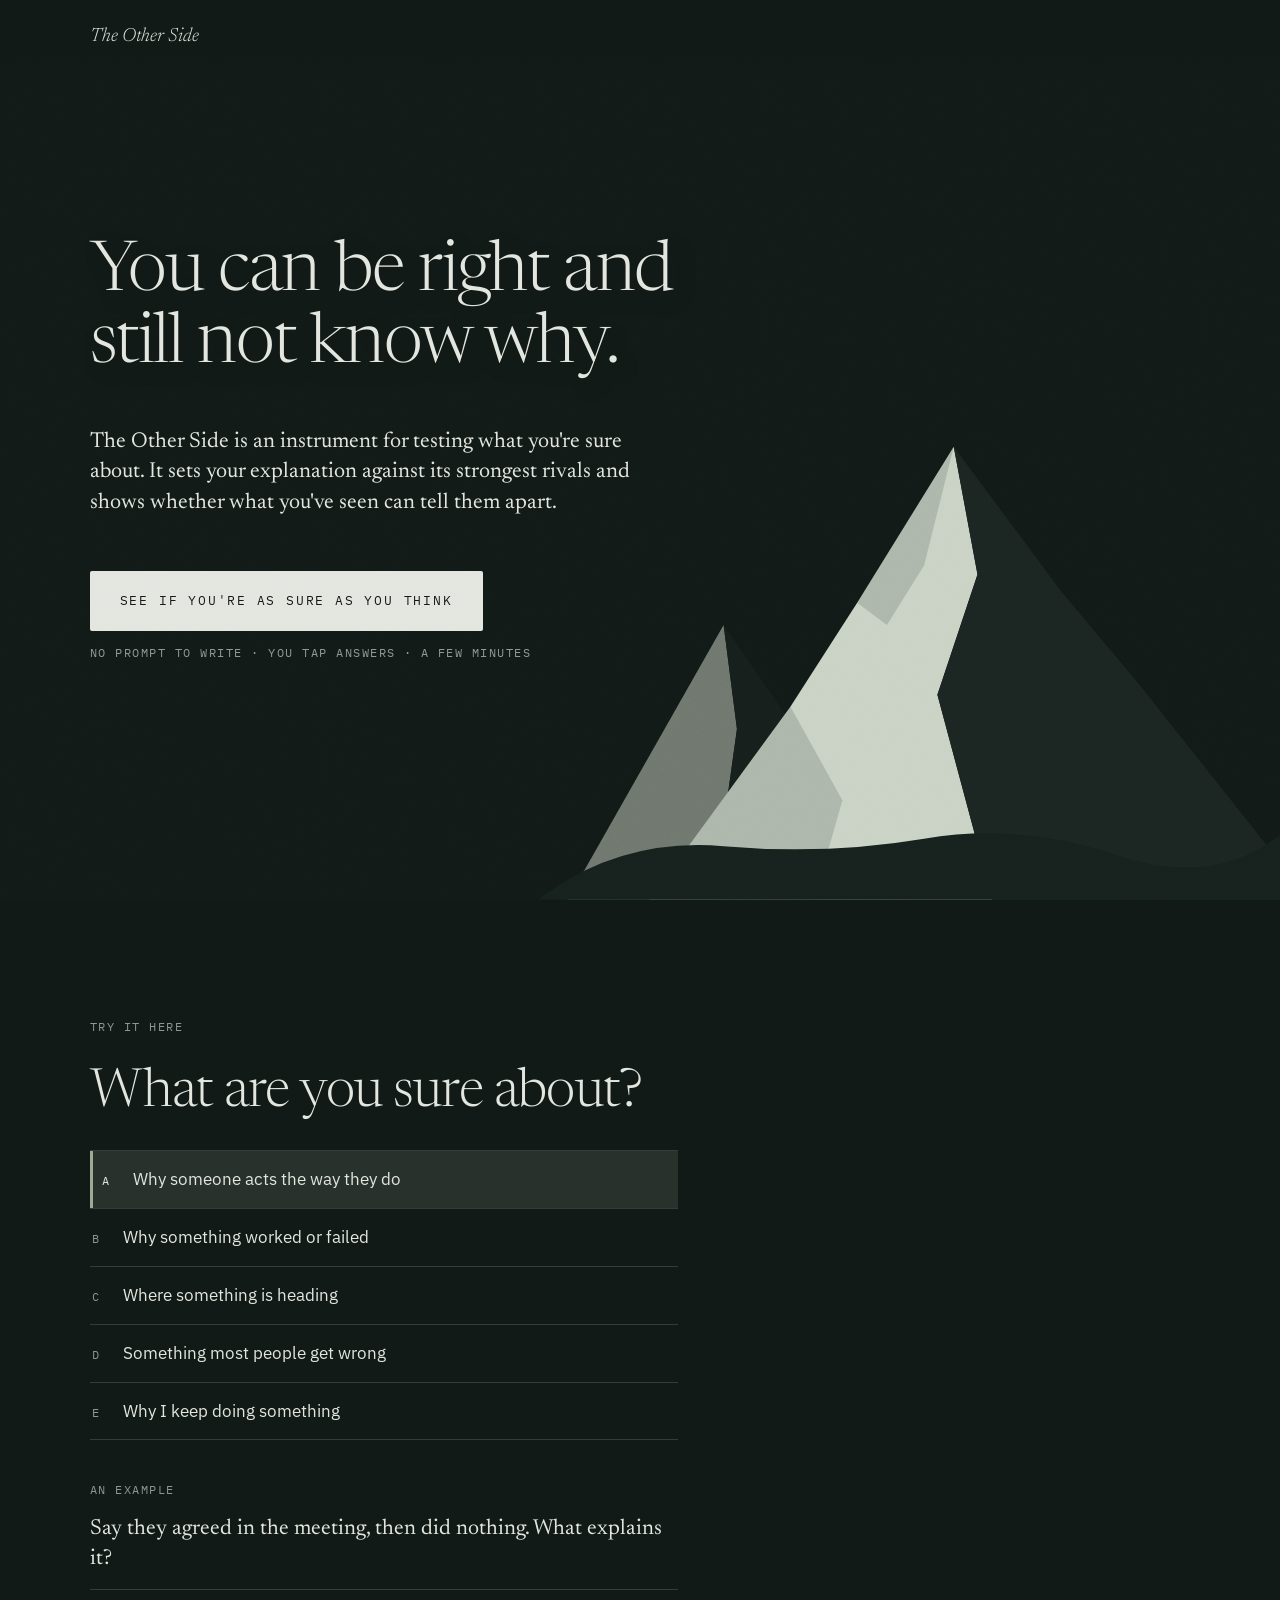
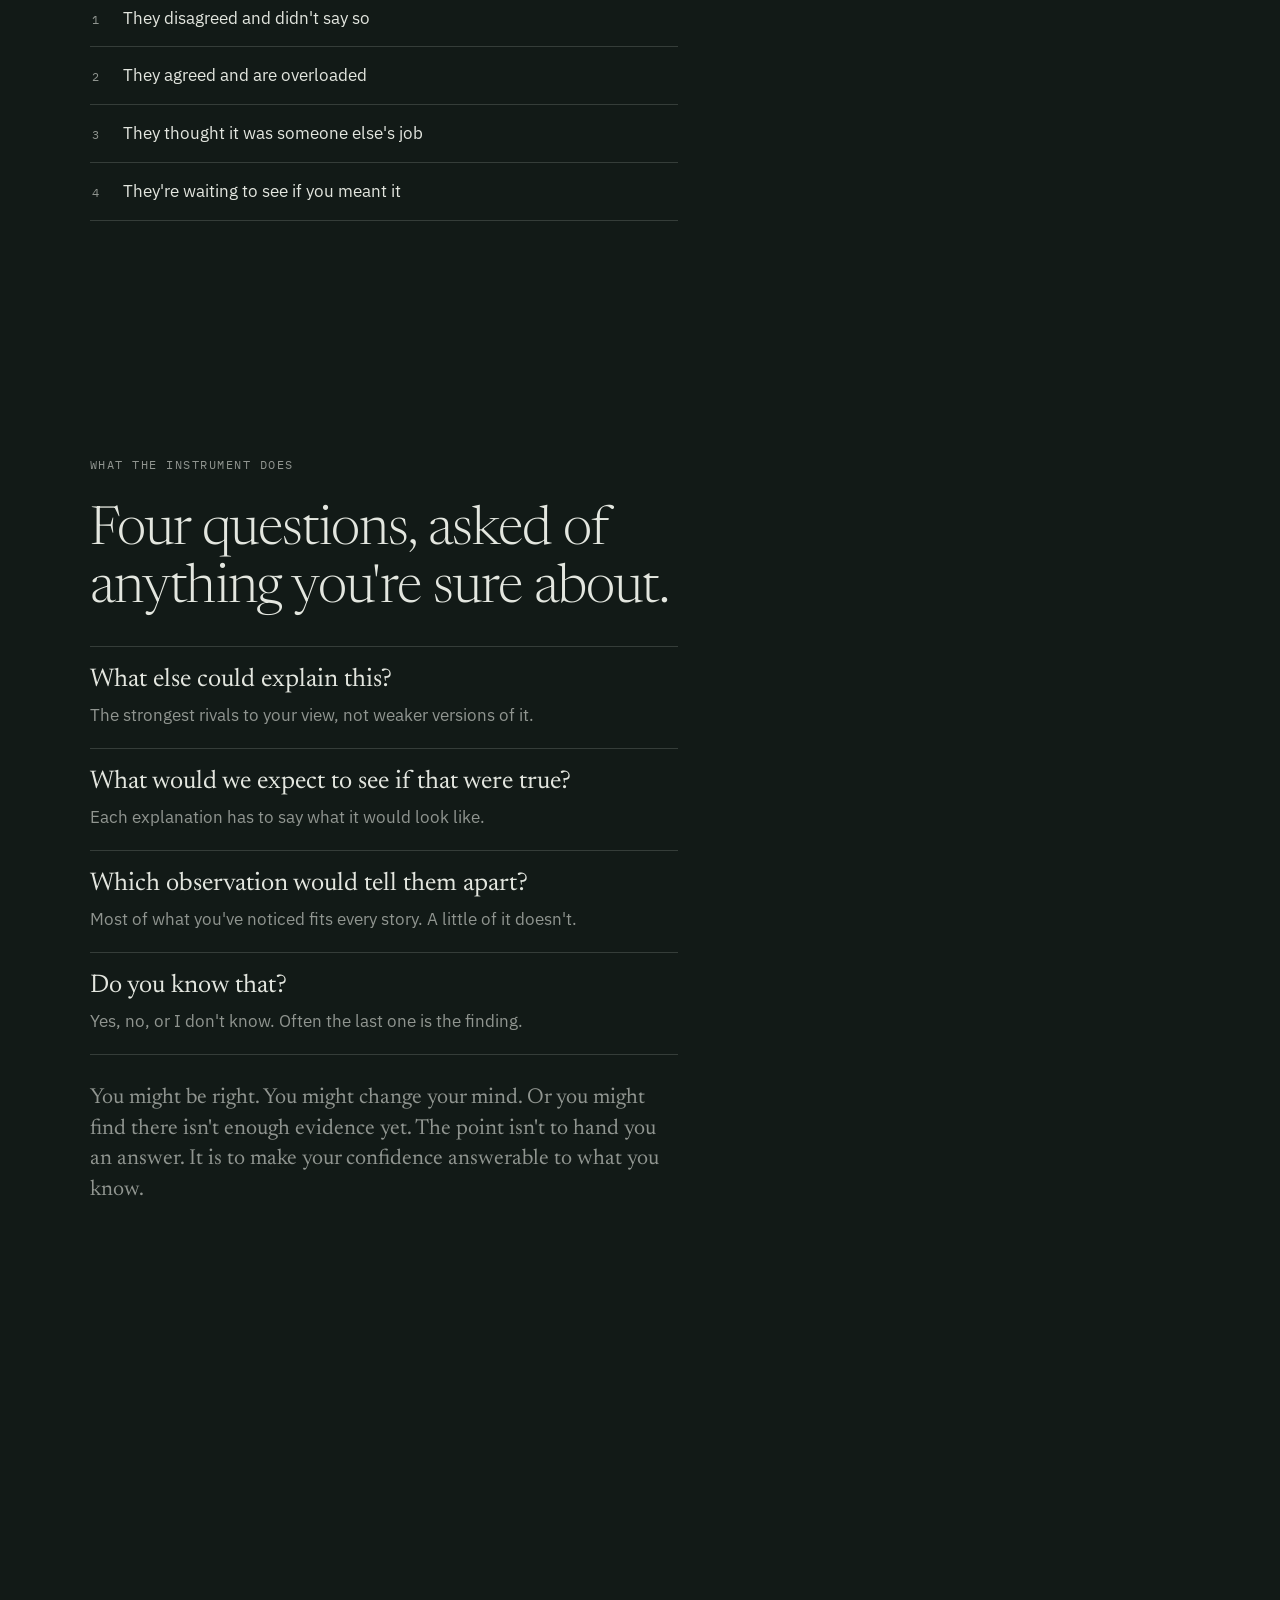
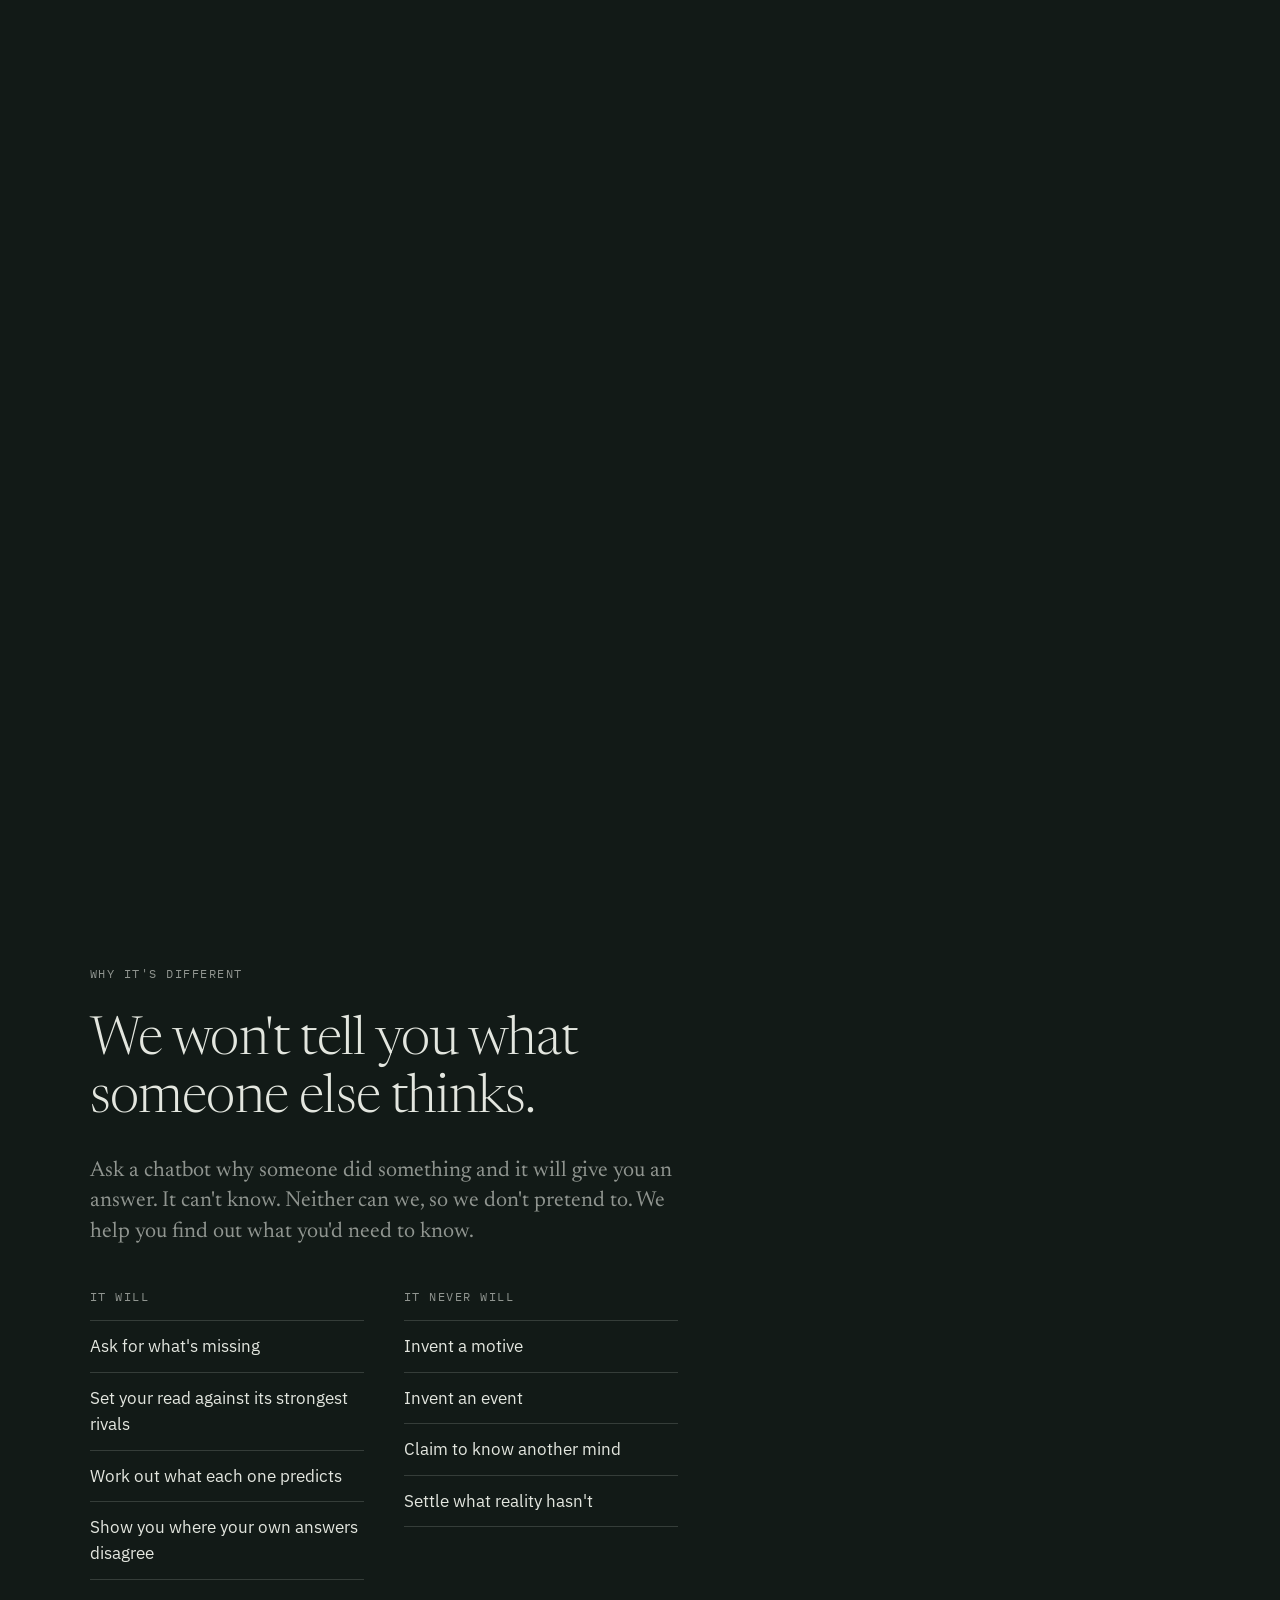
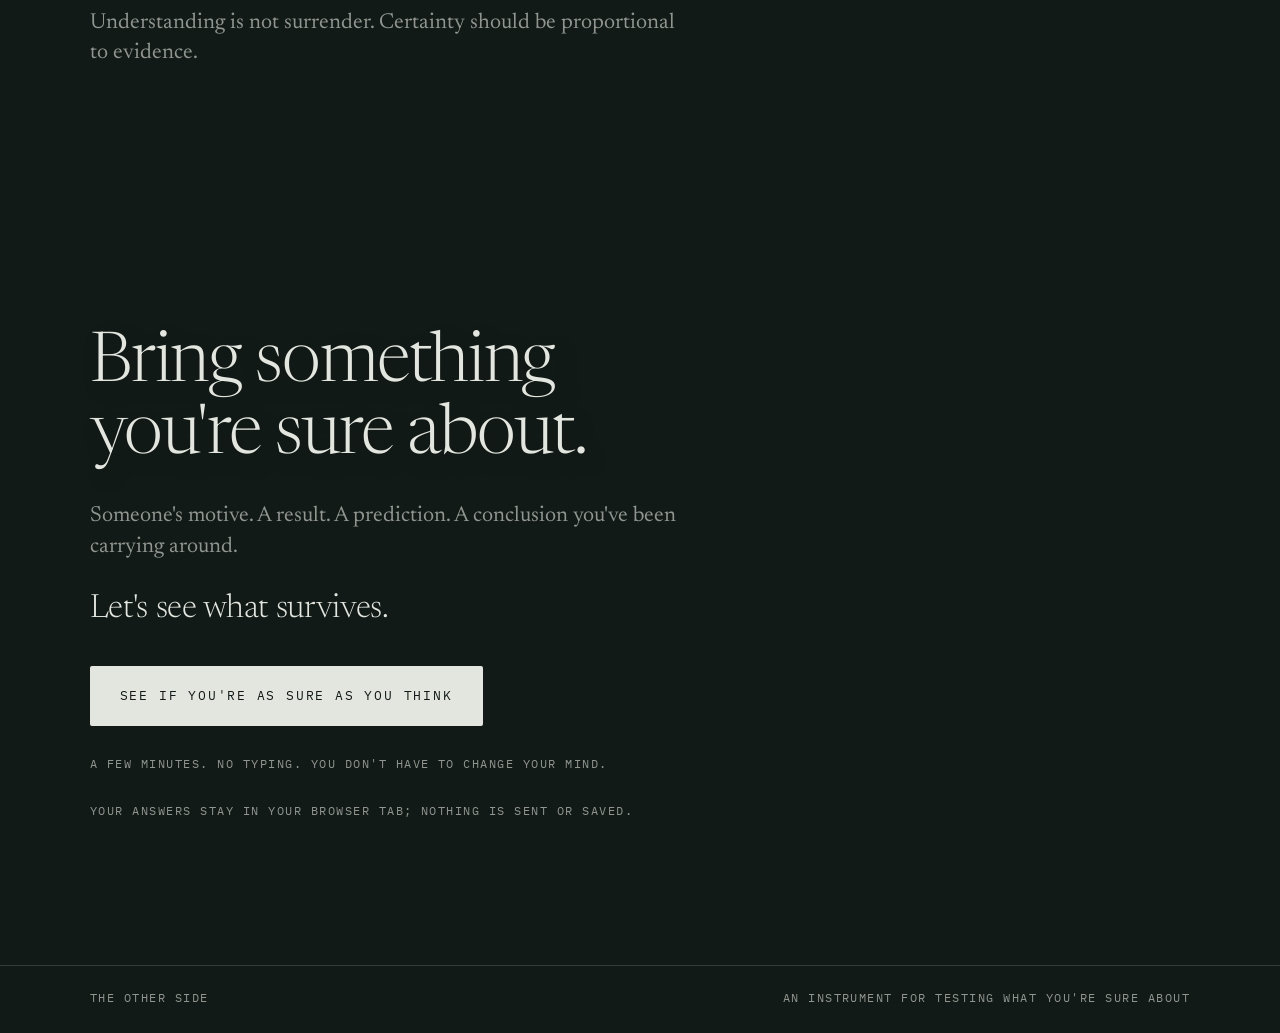
<file: index.html>
<!doctype html>
<html lang="en">
<head>
<meta charset="utf-8">
<meta name="viewport" content="width=device-width, initial-scale=1, viewport-fit=cover">
<title>The Other Side</title>
<meta name="description" content="An instrument for testing what you're sure about. Bring a conclusion, set it against its strongest rivals, and see whether your evidence can tell them apart.">
<link rel="canonical" href="https://the-other-side-production-63a2.up.railway.app/">
<meta name="theme-color" content="#121A17">
<meta property="og:type" content="website">
<meta property="og:title" content="The Other Side">
<meta property="og:description" content="You can be right and still not know why. An instrument for examining certainty.">
<meta property="og:url" content="https://the-other-side-production-63a2.up.railway.app/">
<meta property="og:image" content="https://the-other-side-production-63a2.up.railway.app/og.png">
<meta name="twitter:card" content="summary_large_image">
<link rel="icon" href="favicon.svg" type="image/svg+xml">
<link rel="preconnect" href="https://fonts.googleapis.com">
<link rel="preconnect" href="https://fonts.gstatic.com" crossorigin>
<link rel="stylesheet" href="https://fonts.googleapis.com/css2?family=IBM+Plex+Mono:wght@400;500&family=IBM+Plex+Sans:wght@400;500&family=Newsreader:ital,opsz,wght@0,6..72,300;0,6..72,400;1,6..72,300;1,6..72,400&display=swap">
<link rel="stylesheet" href="css/tokens.css">
<link rel="stylesheet" href="css/site.css">
<script>document.documentElement.classList.add("js")</script>
</head>
<body>
<a class="skip" href="#main">Skip to content</a>

<svg class="mountain" aria-hidden="true" viewBox="0 0 1000 700">
  <g class="far">
    <polygon class="fl" points="40,700 250,330 268,470 236,700"/>
    <polygon class="fr" points="250,330 430,590 500,700 236,700 268,470"/>
  </g>
  <polygon class="fl" points="150,700 340,440 430,300 560,90 592,262 538,424 612,700"/>
  <polygon class="fr" points="560,90 705,285 810,410 1000,650 1000,700 612,700 538,424 592,262"/>
  <polygon class="facet" points="150,700 340,440 410,566 372,700"/>
  <polygon class="facet" points="430,300 560,90 520,250 470,330"/>
  <polygon class="facet" points="705,285 810,410 742,528 662,436"/>
  <polygon class="facet" points="612,700 700,560 820,700"/>
  <path class="hill" d="M0,700 Q110,616 250,628 T520,618 T780,640 T1000,612 L1000,700 Z"/>
</svg>

<header class="top">
  <a class="wordmark" href="#top">The Other Side</a>
  <a class="begin-link go-session" href="session/">Test it</a>
</header>

<main id="main" class="page">

  <section id="top" class="s s-open" aria-labelledby="h-open">
    <div class="col">
      <h1 id="h-open" class="statement">You can be right and still not know why.</h1>
      <p class="lead strong">The Other Side is an instrument for testing what you're sure about. It sets your explanation against its strongest rivals and shows whether what you've seen can tell them apart.</p>
      <div class="act">
        <a class="cta go-session" href="session/">See if you're as sure as you think</a>
        <p class="label facts">No prompt to write · You tap answers · A few minutes</p>
      </div>
    </div>
  </section>

  <section id="turn" class="s s-demo" aria-labelledby="h-demo">
    <div class="col">
      <p class="label">Try it here</p>
      <h2 id="h-demo" class="head">What are you sure about?</h2>
      <div class="choices" role="group" aria-labelledby="h-demo">
        <button type="button" class="choice dir" data-c="someone" aria-pressed="true"><span class="k" aria-hidden="true">A</span><span>Why someone acts the way they do</span></button>
        <button type="button" class="choice dir" data-c="thing" aria-pressed="false"><span class="k" aria-hidden="true">B</span><span>Why something worked or failed</span></button>
        <button type="button" class="choice dir" data-c="future" aria-pressed="false"><span class="k" aria-hidden="true">C</span><span>Where something is heading</span></button>
        <button type="button" class="choice dir" data-c="belief" aria-pressed="false"><span class="k" aria-hidden="true">D</span><span>Something most people get wrong</span></button>
        <button type="button" class="choice dir" data-c="self" aria-pressed="false"><span class="k" aria-hidden="true">E</span><span>Why I keep doing something</span></button>
      </div>

      <div class="demo">
        <p class="label">An example</p>
        <p class="lead strong" id="demo-q"><span id="turn-obs">Say they agreed in the meeting, then did nothing.</span> <span id="turn-ask">What explains it?</span></p>
        <div class="choices" role="group" aria-labelledby="demo-q" id="expl">
          <button type="button" class="choice ex" aria-pressed="false"><span class="k" aria-hidden="true">1</span><span>They disagreed and didn't say so</span></button>
          <button type="button" class="choice ex" aria-pressed="false"><span class="k" aria-hidden="true">2</span><span>They agreed and are overloaded</span></button>
          <button type="button" class="choice ex" aria-pressed="false"><span class="k" aria-hidden="true">3</span><span>They thought it was someone else's job</span></button>
          <button type="button" class="choice ex" aria-pressed="false"><span class="k" aria-hidden="true">4</span><span>They're waiting to see if you meant it</span></button>
        </div>
      </div>

      <div class="reveal wait" id="reveal">
        <h3 class="head" id="h-turn">The same behavior fits all four.</h3>
        <p class="label">What you would expect to see if each were true</p>
        <dl class="fits" id="fits">
          <div><dt>They disagreed and didn't say so</dt><dd>Agreement came fast, with no questions. They raise it later, with someone else.</dd></div>
          <div><dt>They agreed and are overloaded</dt><dd>Other commitments are slipping too. They apologize when asked.</dd></div>
          <div><dt>They thought it was someone else's job</dt><dd>They are surprised when you follow up.</dd></div>
          <div><dt>They're waiting to see if you meant it</dt><dd>They move as soon as you ask a second time.</dd></div>
        </dl>
        <p class="pull">Your explanation may be right. But the observation is compatible with every one of these, so on its own it can't tell them apart.</p>
        <p class="lead strong">Which of those have you actually seen?</p>
      </div>
    </div>
    <p class="sr" aria-live="polite" id="live"></p>
  </section>

  <section id="instrument" class="s s-inst" aria-labelledby="h-inst">
    <div class="col">
      <p class="label">What the instrument does</p>
      <h2 id="h-inst" class="head">Four questions, asked of anything you're sure about.</h2>
      <ol class="qs">
        <li><h3>What else could explain this?</h3><p>The strongest rivals to your view, not weaker versions of it.</p></li>
        <li><h3>What would we expect to see if that were true?</h3><p>Each explanation has to say what it would look like.</p></li>
        <li><h3>Which observation would tell them apart?</h3><p>Most of what you've noticed fits every story. A little of it doesn't.</p></li>
        <li><h3>Do you know that?</h3><p>Yes, no, or I don't know. Often the last one is the finding.</p></li>
      </ol>
      <p class="lead">You might be right. You might change your mind. Or you might find there isn't enough evidence yet. The point isn't to hand you an answer. It is to make your confidence answerable to what you know.</p>
    </div>
  </section>

  <div class="crossing" id="crossing" aria-hidden="true"></div>

  <section id="law" class="s s-law" aria-labelledby="h-law">
    <div class="col">
      <p class="label">Why it's different</p>
      <h2 id="h-law" class="head">We won't tell you what someone else thinks.</h2>
      <p class="lead">Ask a chatbot why someone did something and it will give you an answer. It can't know. Neither can we, so we don't pretend to. We help you find out what you'd need to know.</p>
      <div class="law">
        <div>
          <h3 class="label">It will</h3>
          <ul>
            <li>Ask for what's missing</li>
            <li>Set your read against its strongest rivals</li>
            <li>Work out what each one predicts</li>
            <li>Show you where your own answers disagree</li>
          </ul>
        </div>
        <div>
          <h3 class="label">It never will</h3>
          <ul>
            <li>Invent a motive</li>
            <li>Invent an event</li>
            <li>Claim to know another mind</li>
            <li>Settle what reality hasn't</li>
          </ul>
        </div>
      </div>
      <p class="lead">Understanding is not surrender. Certainty should be proportional to evidence.</p>
    </div>
  </section>

  <section id="begin" class="s s-cta" aria-labelledby="h-cta">
    <div class="col">
      <h2 id="h-cta" class="statement">Bring something you're sure about.</h2>
      <p class="lead">Someone's motive. A result. A prediction. A conclusion you've been carrying around.</p>
      <p class="pull">Let's see what survives.</p>
      <a class="cta go-session" href="session/">See if you're as sure as you think</a>
      <p class="label note" id="cta-note">A few minutes. No typing. You don't have to change your mind.</p>
      <p class="label note">Your answers stay in your browser tab; nothing is sent or saved.</p>
    </div>
  </section>

</main>

<footer class="foot">
  <span class="label">The Other Side</span>
  <span class="label">An instrument for testing what you're sure about</span>
</footer>

<script src="js/site.js" defer></script>
</body>
</html>
</file>
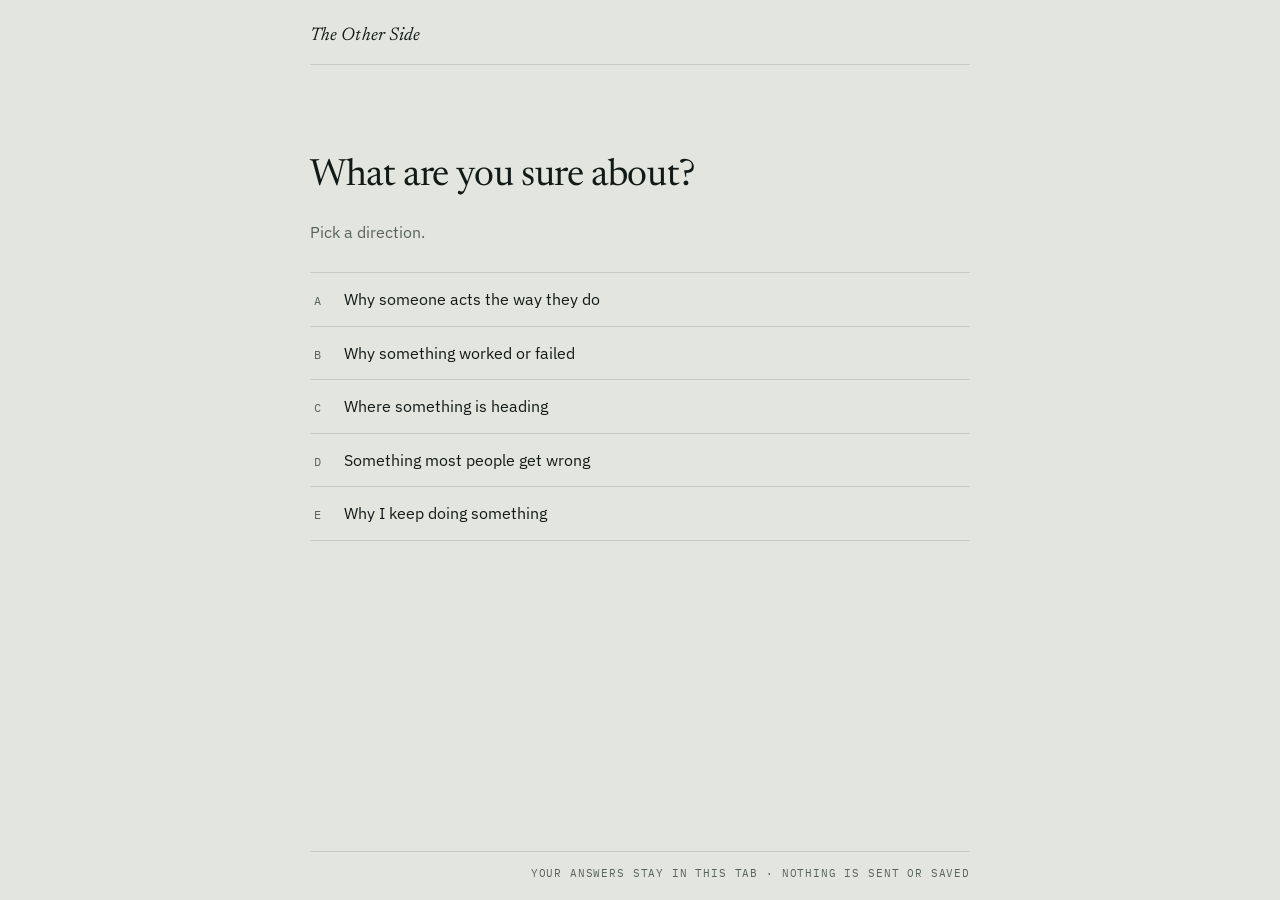
<file: session/index.html>
<!doctype html>
<html lang="en">
<head>
<meta charset="utf-8">
<meta name="viewport" content="width=device-width, initial-scale=1, viewport-fit=cover">
<meta name="description" content="A short session: one thing you are sure about, set against its alternatives.">
<link rel="icon" href="../favicon.svg" type="image/svg+xml">
<title>A session · The Other Side</title>
<link rel="stylesheet" href="https://fonts.googleapis.com/css2?family=IBM+Plex+Mono:wght@400;500&family=IBM+Plex+Sans:wght@400;500&family=Newsreader:ital,opsz,wght@0,6..72,400;0,6..72,500;1,6..72,400&display=swap">
<style>
/* Layout: one left-aligned reading column, one question per screen. Single pale theme: the session continues from the far side of the main page. */
:root{
  --bg:#E3E6DF; --fg:#121A17; --muted:#59635E; --line:#C6CCC3; --surface:#D6DBD1;
  --accent:#2F4A3A; --accent-ink:#E3E6DF;
  --display:"Newsreader","Iowan Old Style","Palatino Linotype",Georgia,serif;
  --body:"IBM Plex Sans","Helvetica Neue",Arial,sans-serif;
  --mono:"IBM Plex Mono",ui-monospace,Menlo,Consolas,monospace;
  color-scheme:light;
}
*{box-sizing:border-box}
html,body{height:100%}
body{margin:0;background:var(--bg);color:var(--fg);font-family:var(--body);font-size:16px;line-height:1.5;
  padding-inline:20px;display:flex;flex-direction:column}
[hidden]{display:none!important}
.wrap{width:100%;max-width:660px;margin-inline:auto;flex:1;display:flex;flex-direction:column;gap:0}

header{padding-block:22px 0;display:flex;flex-direction:column;gap:14px}
.bar{display:flex;justify-content:space-between;align-items:baseline;gap:16px}
.mark{font-family:var(--display);font-size:1.15rem;font-style:italic;letter-spacing:.005em;color:inherit;text-decoration:none}
.restart{font-family:var(--mono);font-size:.72rem;letter-spacing:.1em;text-transform:uppercase;color:var(--muted);
  background:none;border:0;padding:4px 0;cursor:pointer}
.restart:hover{color:var(--accent)}
.prog{height:1px;background:var(--line);position:relative}
.prog i{position:absolute;left:0;top:-0.5px;height:2px;background:var(--accent);width:0;transition:width .5s ease}
.recap{font-family:var(--mono);font-size:.72rem;letter-spacing:.1em;text-transform:uppercase;color:var(--muted);min-height:1.2em}

main{flex:1;padding-block:clamp(28px,7vh,72px) 48px;display:flex;flex-direction:column;gap:22px;min-width:0}
main.in{animation:rise .35s ease both}
@keyframes rise{from{opacity:0;transform:translateY(6px)}to{opacity:1;transform:none}}

.kicker{font-family:var(--mono);font-size:.72rem;letter-spacing:.12em;text-transform:uppercase;color:var(--accent)}
.pre{font-family:var(--display);font-size:1.2rem;line-height:1.4;color:var(--muted);max-width:34em}
.pre strong{color:var(--fg);font-weight:500}
h1{font-family:var(--display);font-weight:400;font-size:clamp(1.65rem,4.6vw,2.35rem);line-height:1.14;
  letter-spacing:-.01em;margin:0;text-wrap:balance;max-width:20em}
.sub{color:var(--muted);margin:0;max-width:36em}
.note{color:var(--muted);font-size:.86rem;margin:0;max-width:38em}
.note a{color:var(--accent)}

.opts{display:flex;flex-direction:column;border-top:1px solid var(--line);margin-top:6px}
.opt{display:flex;gap:16px;align-items:baseline;text-align:left;width:100%;background:none;border:0;
  border-bottom:1px solid var(--line);padding:14px 8px 14px 4px;font:inherit;font-size:1.02rem;color:var(--fg);cursor:pointer;
  transition:background .15s ease,padding-left .15s ease}
.opt .k{font-family:var(--mono);font-size:.72rem;color:var(--muted);width:1.2em;flex:none}
.opt .t{min-width:0}
.opt .n{display:block;font-size:.82rem;color:var(--muted)}
.opt:hover:not(:disabled){background:var(--surface);padding-left:10px}
.opt:hover:not(:disabled) .k{color:var(--accent)}
.opt[aria-pressed="true"]{background:var(--surface);padding-left:10px}
.opt[aria-pressed="true"] .k{color:var(--accent);font-weight:500}
.opt[aria-pressed="true"] .t{font-weight:500}
.opt:disabled{cursor:default}
.opt:disabled:not([aria-pressed="true"]){color:var(--muted)}
.done .opt:not([aria-pressed="true"]){opacity:.5}
:focus-visible{outline:2px solid var(--accent);outline-offset:2px}

.reply{display:flex;flex-direction:column;gap:18px;animation:rise .35s ease both}
.reply p{font-family:var(--display);font-size:1.3rem;line-height:1.35;margin:0;max-width:30em}
.reply p.small{font-family:var(--body);font-size:.95rem;color:var(--muted)}
.go{align-self:flex-start;font-family:var(--mono);font-size:.74rem;letter-spacing:.1em;text-transform:uppercase;
  background:var(--accent);color:var(--accent-ink);border:0;border-radius:2px;padding:12px 18px;cursor:pointer}
.go:disabled{background:var(--line);color:var(--muted);cursor:default}
.go span{opacity:.7;margin-left:10px}

/* rating rows */
.rate{display:flex;flex-direction:column;border-top:1px solid var(--line)}
.rrow{display:grid;grid-template-columns:minmax(0,1fr) 190px;gap:8px 20px;align-items:center;padding:14px 4px;border-bottom:1px solid var(--line)}
.rrow .nm{min-width:0}
.rrow .lv{font-family:var(--mono);font-size:.7rem;letter-spacing:.08em;text-transform:uppercase;color:var(--accent);display:block;min-height:1.3em}
.scale{display:grid;grid-template-columns:repeat(5,1fr);gap:4px}
.scale button{height:30px;background:none;border:1px solid var(--line);border-radius:2px;cursor:pointer;padding:0}
.scale button:hover{border-color:var(--accent)}
.scale button[aria-pressed="true"]{background:var(--accent);border-color:var(--accent)}
.ends{display:flex;justify-content:space-between;font-family:var(--mono);font-size:.64rem;letter-spacing:.08em;text-transform:uppercase;color:var(--muted);
  width:190px;margin-left:auto;padding-right:4px}
@media (max-width:520px){ .rrow{grid-template-columns:1fr} .ends{width:100%} }

/* predictions and findings lists */
.preds,.card{display:flex;flex-direction:column;margin:0}
.preds{border-top:1px solid var(--line)}
.card{border-top:1px solid var(--fg)}
.preds div{display:grid;grid-template-columns:9.5em minmax(0,1fr);gap:4px 16px;padding:11px 4px;border-bottom:1px solid var(--line)}
.card div{display:grid;grid-template-columns:11em minmax(0,1fr);gap:4px 16px;padding:13px 4px;border-bottom:1px solid var(--line)}
.preds dt,.card dt{font-family:var(--mono);font-size:.7rem;letter-spacing:.08em;text-transform:uppercase;color:var(--muted);padding-top:.25em}
.preds dd{margin:0}
.preds .mine dt{color:var(--accent)}
.card dd{margin:0;font-family:var(--display);font-size:1.15rem;line-height:1.35}
.card dd em{font-style:normal;font-family:var(--mono);font-size:.7rem;letter-spacing:.08em;text-transform:uppercase;color:var(--accent);margin-left:8px;white-space:nowrap}
@media (max-width:520px){ .preds div,.card div{grid-template-columns:1fr} }

/* fit table */
.fitwrap{overflow-x:auto}
.fit{border-collapse:collapse;width:100%;font-size:.95rem}
.fit th,.fit td{padding:11px 6px;border-bottom:1px solid var(--line);text-align:center}
.fit thead th{font-family:var(--mono);font-size:.64rem;letter-spacing:.06em;text-transform:uppercase;color:var(--muted);font-weight:400;vertical-align:bottom}
.fit th[scope="row"]{text-align:left;font-weight:400;padding-left:4px}
.fit tr.read th[scope="row"]{font-weight:500}
.fit td{font-family:var(--mono);color:var(--muted)}
.fit td.f{color:var(--accent);font-weight:500}
.fit td.l{color:var(--fg)}
.legend{font-family:var(--mono);font-size:.68rem;letter-spacing:.06em;text-transform:uppercase;color:var(--muted);display:flex;gap:6px 18px;flex-wrap:wrap}

/* gauge */
.gauge{display:flex;flex-direction:column;gap:10px;padding-block:6px}
.g-row{display:grid;grid-template-columns:8.5em minmax(0,1fr) 9.5em;gap:14px;align-items:center}
.g-name{font-size:.9rem;min-width:0}
.g-name b{font-weight:500}
.g-name small{display:block;font-family:var(--mono);font-size:.62rem;letter-spacing:.1em;text-transform:uppercase;color:var(--accent)}
.g-track{position:relative;height:18px;margin-inline:6px}
.g-track::before{content:"";position:absolute;left:0;right:0;top:50%;height:1px;background:var(--line)}
.g-track s{position:absolute;top:5px;width:1px;height:8px;background:var(--line)}
.g-ghost,.g-dot{position:absolute;top:50%;width:11px;height:11px;border-radius:50%;transform:translate(-50%,-50%)}
.g-ghost{border:1px solid var(--muted);background:var(--bg)}
.g-dot{background:var(--fg);transition:left .9s cubic-bezier(.2,.7,.2,1)}
.g-row.read .g-dot{background:var(--accent)}
.g-val{font-family:var(--mono);font-size:.66rem;letter-spacing:.07em;text-transform:uppercase;color:var(--muted);text-align:right}
.g-val.moved{color:var(--fg)}
@media (max-width:520px){ .g-row{grid-template-columns:6.4em minmax(0,1fr)} .g-val{display:none} }

footer{padding-block:14px 18px;border-top:1px solid var(--line);font-family:var(--mono);font-size:.66rem;letter-spacing:.08em;
  text-transform:uppercase;color:var(--muted);display:flex;justify-content:space-between;gap:12px;flex-wrap:wrap}
@media (prefers-reduced-motion: reduce){ *{animation:none!important;transition:none!important} }
</style>
</head>
<body>
<div class="wrap">
  <header>
    <div class="bar">
      <a class="mark" href="../">The Other Side</a>
      <button class="restart" id="restart" type="button" hidden>Start over</button>
    </div>
    <div class="prog"><i id="prog"></i></div>
    <div class="recap" id="recap"></div>
  </header>
  <main id="stage"></main>
  <footer><span id="door-label"></span><span>Your answers stay in this tab · Nothing is sent or saved</span></footer>
</div>

<script src="session.js"></script>
</body>
</html>
</file>
<file: css/tokens.css>
/* One light crosses the page. --light moves the mountain's lighting; --cross moves the ground from pine to mist. */
:root {
  --pine: #121A17;
  --slate: #1F2A28;
  --granite: #6E7773;
  --moss: #6F8468;
  --sage: #9CAB93;
  --forest: #2F4A3A;
  --mist: #E3E6DF;

  --light: 0;   /* 0 = lit from the left, 1 = lit from the right */
  --cross: 0;   /* 0 = pine ground, 1 = mist ground */

  --ground: color-mix(in oklab, var(--mist) calc(var(--cross) * 100%), var(--pine));
  --ink: var(--mist);
  --ink-2: color-mix(in oklab, var(--ink) 64%, var(--ground));
  --rule: color-mix(in oklab, var(--ink) 20%, var(--ground));
  --accent: var(--sage);
  --mark: var(--sage);

  /* the mountain's lit face, shaded face and foothill, each carried across with the ground */
  --m-lit: color-mix(in oklab, #A9B7A3 calc(var(--cross) * 100%), #C9D2C4);
  --m-shade: color-mix(in oklab, #2F4A3A calc(var(--cross) * 100%), #1B2522);
  --m-hill: color-mix(in oklab, #3B5A47 calc(var(--cross) * 100%), #16211D);

  --display: "Newsreader", "Iowan Old Style", "Palatino Linotype", Georgia, serif;
  --body: "IBM Plex Sans", "Helvetica Neue", Arial, sans-serif;
  --mono: "IBM Plex Mono", ui-monospace, Menlo, Consolas, monospace;

  --t-statement: clamp(2.5rem, 5.4vw, 5.25rem);
  --t-head: clamp(2rem, 4.2vw, 3.75rem);
  --t-lead: clamp(1.2rem, 1.7vw, 1.5rem);
  --t-body: 1.0625rem;
  --t-label: 0.78rem;

  --ease: cubic-bezier(.22, .61, .2, 1);
  --slow: 900ms;
  --gutter: clamp(20px, 7vw, 112px);

  color-scheme: dark;
}

:root[data-side="far"] {
  --ink: var(--pine);
  --accent: var(--forest);
  --mark: var(--forest);
  color-scheme: light;
}
</file>
<file: css/site.css>
*, *::before, *::after { box-sizing: border-box; }
html { -webkit-text-size-adjust: 100%; }
body {
  margin: 0;
  background: var(--ground);
  color: var(--ink);
  font-family: var(--body);
  font-size: var(--t-body);
  line-height: 1.55;
  overflow-x: hidden;
}
h1, h2, h3, p, ul, ol, dl, dd { margin: 0; }
ul, ol { padding: 0; list-style: none; }
a { color: inherit; }
:focus-visible { outline: 2px solid var(--accent); outline-offset: 4px; }

/* paper grain over everything */
body::after {
  content: "";
  position: fixed; inset: 0; z-index: 4; pointer-events: none;
  background-image: url("data:image/svg+xml,%3Csvg xmlns='http://www.w3.org/2000/svg' width='220' height='220'%3E%3Cfilter id='n'%3E%3CfeTurbulence type='fractalNoise' baseFrequency='.85' numOctaves='2' stitchTiles='stitch'/%3E%3CfeColorMatrix values='0 0 0 0 .5 0 0 0 0 .5 0 0 0 0 .5 0 0 0 .6 0'/%3E%3C/filter%3E%3Crect width='100%25' height='100%25' filter='url(%23n)'/%3E%3C/svg%3E");
  opacity: .22;
  mix-blend-mode: overlay;
}

.sr { position: absolute; width: 1px; height: 1px; overflow: hidden; clip-path: inset(50%); white-space: nowrap; }
.skip { position: fixed; left: 16px; top: -60px; z-index: 10; background: var(--ink); color: var(--ground); padding: 10px 14px; font-family: var(--mono); font-size: var(--t-label); letter-spacing: .1em; text-transform: uppercase; text-decoration: none; }
.skip:focus { top: calc(env(safe-area-inset-top, 0px) + 12px); }

/* ---------- the mountain: two faces, one light ---------- */
.mountain {
  position: fixed; z-index: 0; right: 0; bottom: 0;
  width: min(58vw, 112svh); height: auto;
  transform: translateY(calc(var(--light) * -2svh));
}
.mountain .fl { fill: color-mix(in oklab, var(--m-lit) calc((1 - var(--light)) * 100%), var(--m-shade)); }
.mountain .fr { fill: color-mix(in oklab, var(--m-lit) calc(var(--light) * 100%), var(--m-shade)); }
.mountain .facet { fill: var(--m-shade); opacity: .16; }
.mountain .far { opacity: .5; }
.mountain .hill { fill: var(--m-hill); }

/* ---------- header ---------- */
.top {
  position: fixed; inset: 0 0 auto 0; z-index: 5;
  display: flex; justify-content: space-between; align-items: baseline; gap: 16px;
  padding: calc(env(safe-area-inset-top, 0px) + 22px) var(--gutter) 22px;
  background: linear-gradient(var(--ground) 55%, transparent);
  /* fades out while the ground crosses, when neither ink reads well */
  opacity: max(calc(var(--cross) * 2 - 1), calc(1 - var(--cross) * 2));
}
.wordmark { font-family: var(--display); font-style: italic; font-weight: 300; font-size: 1.2rem; text-decoration: none; }
.begin-link {
  font-family: var(--mono); font-size: var(--t-label); letter-spacing: .12em; text-transform: uppercase;
  text-decoration: none; border-bottom: 1px solid var(--accent); padding-bottom: 3px;
  opacity: 0; visibility: hidden; transition: opacity var(--slow) var(--ease), visibility 0s linear var(--slow);
}
.past-turn .begin-link { opacity: 1; visibility: visible; transition-delay: 0s; }
html:not(.js) .begin-link { opacity: 1; visibility: visible; }

/* ---------- page ---------- */
.page { position: relative; z-index: 1; padding-inline: var(--gutter); }
.s { min-height: 100svh; display: grid; align-content: center; padding-block: 16svh; }
.col { display: flex; flex-direction: column; gap: 28px; width: 100%; max-width: 40rem; min-width: 0; }
@media (min-width: 900px) { .col { max-width: min(40rem, 46vw); } .col.wide { max-width: min(46rem, 50vw); } }

.statement {
  font-family: var(--display); font-weight: 300; font-size: var(--t-statement);
  line-height: 1.04; letter-spacing: -.02em; text-wrap: balance;
  text-shadow: calc((.5 - var(--light)) * 14px) 8px 22px color-mix(in srgb, var(--pine) 22%, transparent);
}
.head { font-family: var(--display); font-weight: 300; font-size: var(--t-head); line-height: 1.08; letter-spacing: -.015em; text-wrap: balance; }
.lead { font-family: var(--display); font-size: var(--t-lead); line-height: 1.4; color: var(--ink-2); max-width: 30em; }
.label { font-family: var(--mono); font-size: var(--t-label); letter-spacing: .12em; text-transform: uppercase; color: var(--ink-2); font-weight: 400; }

/* opening */
.s-open .col { gap: clamp(28px, 5svh, 48px); }
.ask { display: flex; flex-direction: column; gap: 16px; }
.ask .lead { color: var(--ink); }
.choices { display: flex; flex-direction: column; border-top: 1px solid var(--rule); }
.choice {
  display: flex; gap: 18px; align-items: baseline; width: 100%; text-align: left;
  background: none; border: 0; border-bottom: 1px solid var(--rule); color: var(--ink);
  font: inherit; font-size: 1.08rem; padding: 15px 8px 15px 2px; cursor: pointer;
  transition: padding-left 300ms var(--ease), background-color 300ms var(--ease);
}
.choice .k { font-family: var(--mono); font-size: var(--t-label); color: var(--ink-2); width: 1.1em; flex: none; }
.choice:hover { padding-left: 12px; background: color-mix(in oklab, var(--ink) 6%, transparent); }
.choice:hover .k { color: var(--accent); }
.choice[aria-pressed="true"] { padding-left: 12px; box-shadow: inset 3px 0 0 var(--mark); background: color-mix(in oklab, var(--mark) 16%, transparent); }
.choice[aria-pressed="true"] .k { color: var(--ink); }

/* turn */
.fits { display: flex; flex-direction: column; border-top: 1px solid var(--rule); }
.fits > div { display: grid; grid-template-columns: 11.5em minmax(0, 1fr); gap: 4px 20px; padding: 16px 0 16px 2px; border-bottom: 1px solid var(--rule); transition: padding-left var(--slow) var(--ease), box-shadow var(--slow) var(--ease); }
.fits dt { font-family: var(--display); font-size: 1.25rem; line-height: 1.3; }
.fits dd { color: var(--ink-2); }
.fits > div.picked { padding-left: 14px; box-shadow: inset 3px 0 0 var(--mark); }
.after { color: var(--ink); }
@media (max-width: 560px) { .fits > div { grid-template-columns: 1fr; } }

/* instrument */
.gauge {
  position: sticky; top: calc(env(safe-area-inset-top, 0px) + 58px); z-index: 2;
  background: var(--ground); padding-block: 18px 16px; display: flex; flex-direction: column; gap: 12px;
  border-bottom: 1px solid var(--rule);
}
.g-top { display: flex; justify-content: space-between; gap: 16px; flex-wrap: wrap; }
.g-val { color: var(--ink); text-align: right; }
.g-track { position: relative; height: 22px; margin-inline: 7px; }
.g-track::before { content: ""; position: absolute; left: 0; right: 0; top: 50%; height: 1px; background: var(--rule); }
.g-track i { position: absolute; top: 6px; width: 1px; height: 10px; background: var(--ink-2); }
.g-track i:nth-child(1) { left: 0; } .g-track i:nth-child(2) { left: 25%; } .g-track i:nth-child(3) { left: 50%; }
.g-track i:nth-child(4) { left: 75%; } .g-track i:nth-child(5) { left: 100%; }
.g-track b {
  position: absolute; top: 50%; left: calc(var(--g) * 100%); width: 14px; height: 14px; border-radius: 50%;
  background: var(--accent); transform: translate(-50%, -50%);
  transition: left 1100ms var(--ease);
}
.g-ends { display: flex; justify-content: space-between; }
.steps { display: flex; flex-direction: column; }
.step { min-height: 64svh; display: flex; flex-direction: column; justify-content: center; gap: 14px; transition: opacity var(--slow) var(--ease); }
.step h3 { font-family: var(--display); font-weight: 300; font-size: clamp(1.7rem, 3vw, 2.6rem); line-height: 1.12; letter-spacing: -.01em; text-wrap: balance; }
.step p { color: var(--ink-2); max-width: 30em; }
.js .step { opacity: .5; }
.js .step.on { opacity: 1; }

/* law */
.law { display: grid; grid-template-columns: repeat(2, minmax(0, 1fr)); gap: 32px 40px; margin-top: 12px; }
.law > div { display: flex; flex-direction: column; gap: 14px; }
.law ul { border-top: 1px solid var(--rule); }
.law li { padding: 12px 0; border-bottom: 1px solid var(--rule); }
@media (max-width: 560px) { .law { grid-template-columns: 1fr; } }

/* the crossing: nothing to read while the ground changes */
.crossing { height: 125svh; }
html:not(.js) .crossing { height: 0; }

/* endings */
.endings { display: grid; grid-template-columns: repeat(2, minmax(0, 1fr)); border-top: 1px solid var(--ink); margin-top: 12px; }
.endings li { padding: 24px 24px 28px 0; border-bottom: 1px solid var(--rule); display: flex; flex-direction: column; gap: 8px; }
.endings li:nth-child(even) { padding-left: 24px; border-left: 1px solid var(--rule); }
.endings h3 { font-family: var(--display); font-weight: 400; font-size: 1.45rem; line-height: 1.2; }
.endings p { color: var(--ink-2); }
@media (max-width: 560px) { .endings { grid-template-columns: 1fr; } .endings li:nth-child(even) { padding-left: 0; border-left: 0; } }

/* cta */
.cta {
  align-self: flex-start; margin-top: 8px;
  font-family: var(--mono); font-size: .8rem; letter-spacing: .14em; text-transform: uppercase; text-decoration: none;
  background: var(--ink); color: var(--ground); padding: 20px 30px; border-radius: 2px;
  transition: background-color 400ms var(--ease);
}
.cta:hover { background: var(--accent); }

.foot { position: relative; z-index: 1; display: flex; justify-content: space-between; gap: 12px 24px; flex-wrap: wrap;
  padding: 22px var(--gutter) calc(env(safe-area-inset-bottom, 0px) + 26px); border-top: 1px solid var(--rule); }

/* product explanation, demonstration and walkthrough */
.what, .act, .demo, .reveal { display: flex; flex-direction: column; gap: 14px; }
.act { gap: 12px; }
.lead.strong, .say { color: var(--ink); }
.facts { margin: 0; }
.demo { margin-top: 12px; }
.reveal { gap: 22px; margin-top: 20px; padding-top: 28px; border-top: 1px solid var(--ink); }
.js .reveal.wait { display: none; }
.reveal, .s { scroll-margin-top: 84px; }
.pull { font-family: var(--display); font-weight: 300; font-size: clamp(1.5rem, 2.6vw, 2.2rem); line-height: 1.2; letter-spacing: -.01em; text-wrap: balance; }
.mini { display: flex; flex-direction: column; border-top: 1px solid var(--rule); max-width: 30em; }
ul.mini li, dl.mini > div { padding: 9px 0; border-bottom: 1px solid var(--rule); }
dl.mini > div { display: grid; grid-template-columns: 9.5em minmax(0, 1fr); gap: 2px 16px; }
dl.mini dd { color: var(--ink-2); }
.principles { display: flex; flex-direction: column; border-top: 1px solid var(--rule); }
.principles li { font-family: var(--display); font-size: var(--t-lead); padding: 14px 0; border-bottom: 1px solid var(--rule); }
.s-demo, .s-inst, .s-law { min-height: 0; padding-block: 13svh; align-content: start; }
.s-cta { min-height: 86svh; }
.qs { display: flex; flex-direction: column; border-top: 1px solid var(--rule); counter-reset: q; }
.qs li { padding: 18px 0 20px; border-bottom: 1px solid var(--rule); display: flex; flex-direction: column; gap: 6px; }
.qs h3 { font-family: var(--display); font-weight: 400; font-size: clamp(1.3rem, 2vw, 1.65rem); line-height: 1.2; }
.qs p { color: var(--ink-2); }
@media (max-width: 560px) { dl.mini > div { grid-template-columns: 1fr; } }

/* ---------- small screens: the mountain goes behind the text ---------- */
@media (max-width: 899px) {
  .mountain { width: 150vw; right: -34vw; opacity: .3; }
  .s { padding-block: 14svh; }
}

/* ---------- motion ---------- */
@media (prefers-reduced-motion: no-preference) {
  html { scroll-behavior: smooth; }
  .mountain { animation: lit 1400ms var(--ease) both; }
  .wordmark { animation: arrive 700ms var(--ease) 500ms both; }
  .s-open .statement { animation: arrive 900ms var(--ease) 750ms both; }
  .s-open .what { animation: arrive 900ms var(--ease) 1000ms both; }
  .s-open .act { animation: arrive 900ms var(--ease) 1250ms both; }
}
@keyframes lit { from { opacity: 0; filter: brightness(.25); } }
@keyframes arrive { from { opacity: 0; } }
@media (prefers-reduced-motion: reduce) {
  *, *::before, *::after { transition-duration: 0s !important; animation: none !important; }
}
</file>
